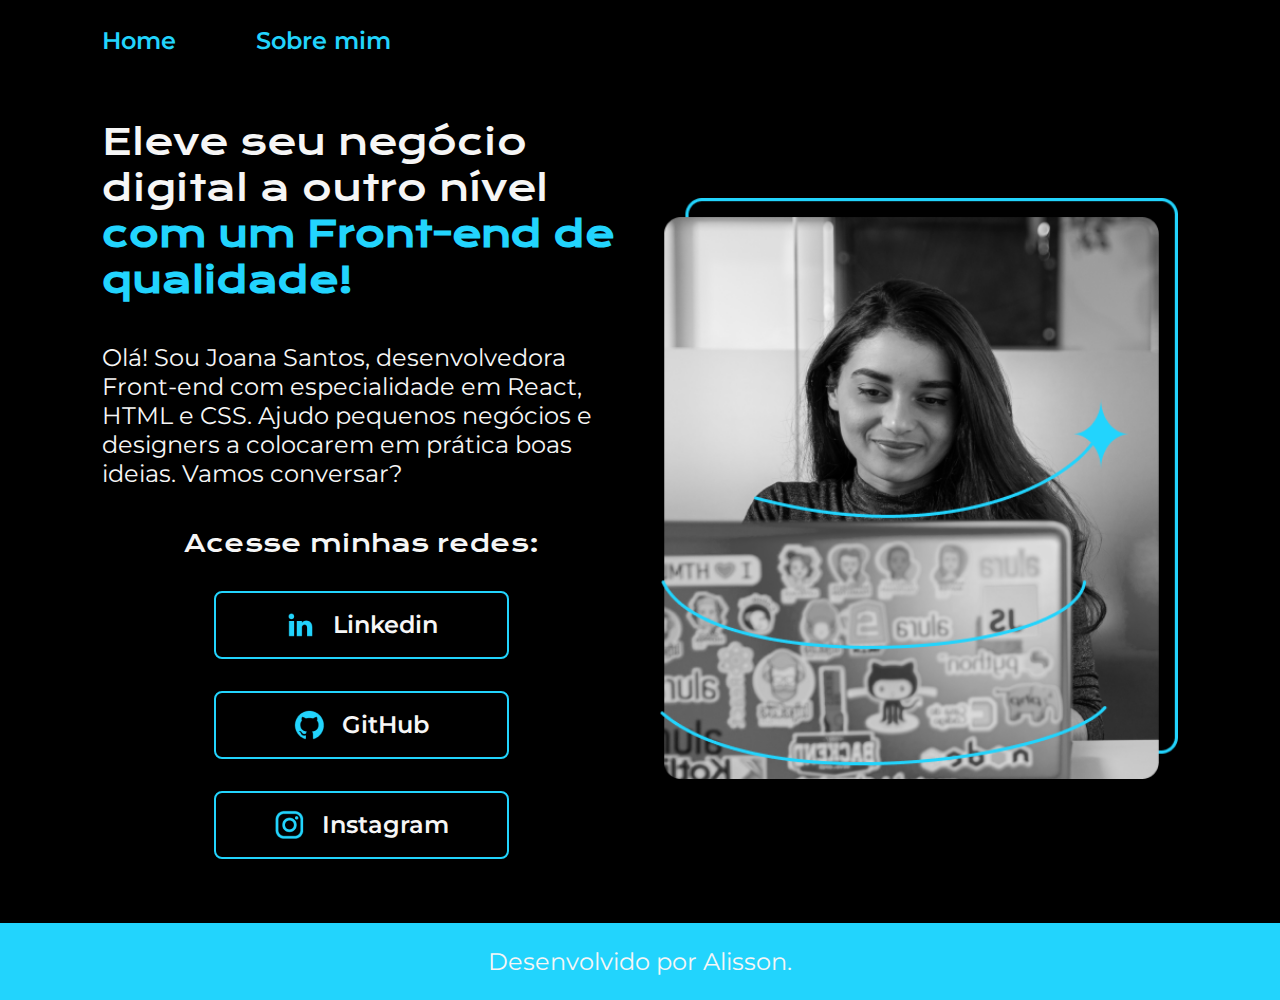
<file: index.html>
<!DOCTYPE html>
<html lang="en">
<head>
    <meta charset="UTF-8">
    <meta name="viewport" content="width=device-width, initial-scale=1.0">
    <title>Document</title>
    <link rel="stylesheet" href="./styles/style.css">
</head>
<body class="apresentacao">
    <header class="cabecalho">
        <nav class="cabecalho__menu">
            <a class="cabecalho__links" href="index.html">Home</a>
            <a class="cabecalho__links" href="about.html">Sobre mim</a>
        </nav>
    </header>
    <main class="apresentacao__menu">
        <section class="apresentacao__conteudo">
            <h1 class="apresentacao__conteudo__titulo">Eleve seu negócio digital a outro nível <strong class="destaque__titulo">com um Front-end de qualidade!</strong></h1>
            <p class="apresentacao__conteudo__texto">Olá! Sou Joana Santos, desenvolvedora Front-end com especialidade em React, HTML e CSS. Ajudo pequenos negócios e designers a colocarem em prática boas ideias. Vamos conversar?</p>
           <div class="apresentacao__link">
                <h2 class="apresentacao__link__paragrafo">Acesse minhas redes:</h2>
                <a class="apresentacao__link__links" href="www.linkedin.com"><img src="./assets/linkedin.png" alt=""> Linkedin</a>
                <a class="apresentacao__link__links" href="www.github.com"><img src="./assets/github.png" alt=""> GitHub</a>
                <a class="apresentacao__link__links" href="www.instagram.com"><img src="./assets/instagram.png" alt=""> Instagram</a>
            </div>    
        </section>
        <img class="apresentacao__imagem" src="./assets/Imagem.png" alt="programadora">
    </main>
    <footer>
        <p class="rodape">Desenvolvido por Alisson.</p>
    </footer>
</body>
</html>
</file>
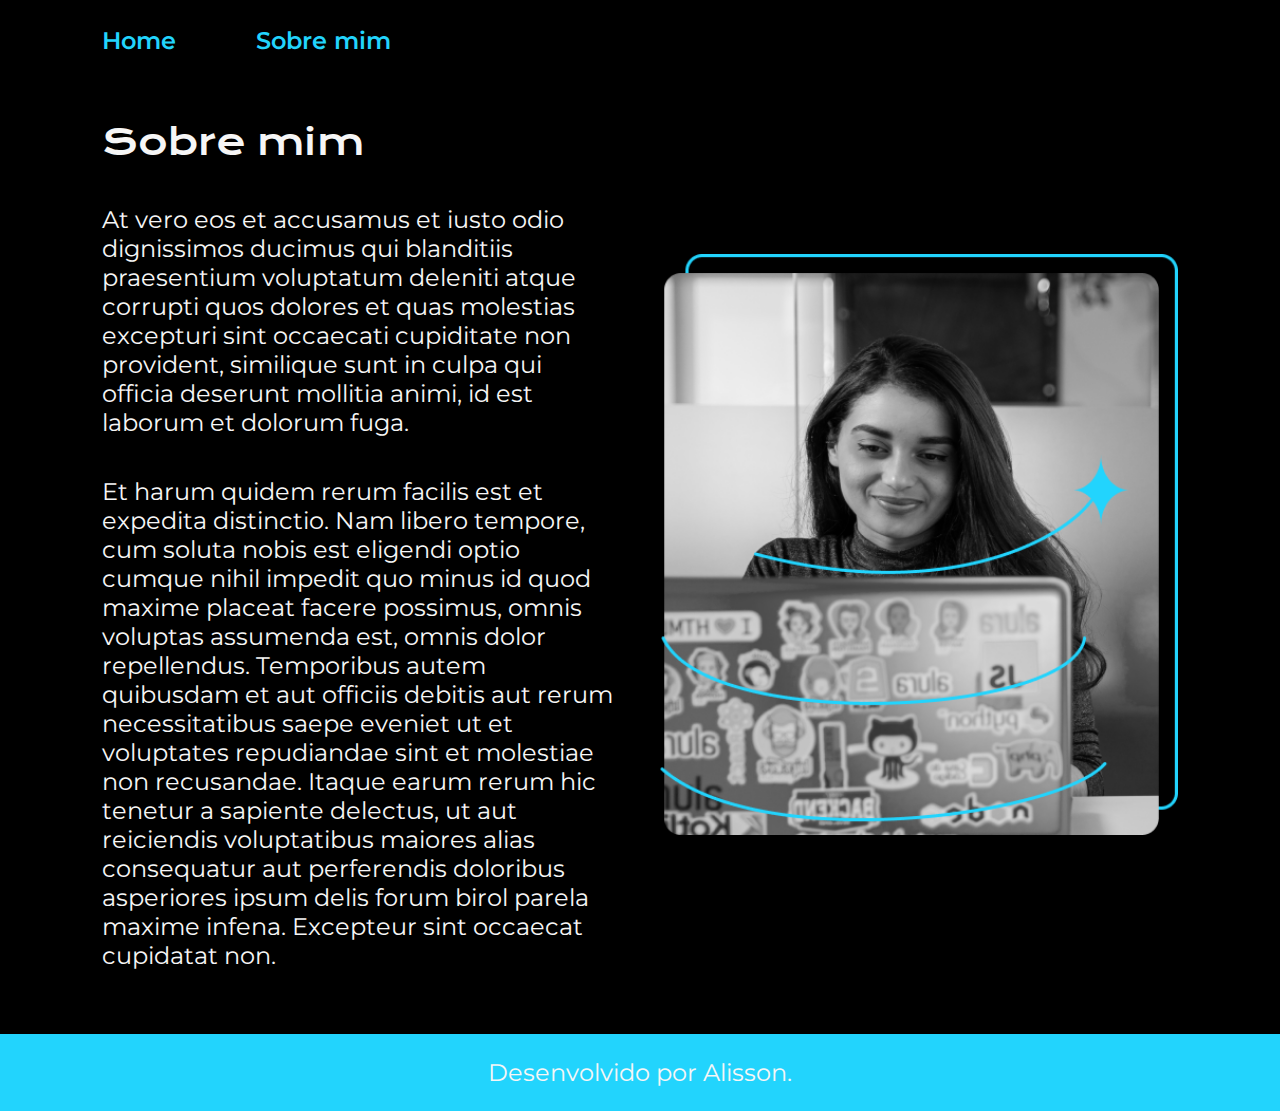
<file: about.html>
<!DOCTYPE html>
<html lang="en">
<head>
    <meta charset="UTF-8">
    <meta name="viewport" content="width=device-width, initial-scale=1.0">
    <title>Document</title>
    <link rel="stylesheet" href="./styles/style.css">
</head>
<body class="apresentacao">
    <header class="cabecalho">
        <nav class="cabecalho__menu">
            <a class="cabecalho__links" href="index.html">Home</a>
            <a class="cabecalho__links" href="about.html">Sobre mim</a>
        </nav>
    </header>
    <main class="apresentacao__menu">
        <section class="apresentacao__conteudo">
            <h1 class="apresentacao__conteudo__titulo">Sobre mim</h1>
            <p class="apresentacao__conteudo__texto">At vero eos et accusamus et iusto odio dignissimos ducimus qui blanditiis praesentium voluptatum deleniti atque corrupti quos dolores et quas molestias excepturi sint occaecati cupiditate non provident, similique sunt in culpa qui officia deserunt mollitia animi, id est laborum et dolorum fuga.</p>
            <p class="apresentacao__conteudo__texto">Et harum quidem rerum facilis est et expedita distinctio. Nam libero tempore, cum soluta nobis est eligendi optio cumque nihil impedit quo minus id quod maxime placeat facere possimus, omnis voluptas assumenda est, omnis dolor repellendus. Temporibus autem quibusdam et aut officiis debitis aut rerum necessitatibus saepe eveniet ut et voluptates repudiandae sint et molestiae non recusandae. Itaque earum rerum hic tenetur a sapiente delectus, ut aut reiciendis voluptatibus maiores alias consequatur aut perferendis doloribus asperiores ipsum delis forum birol parela maxime infena. Excepteur sint occaecat cupidatat non.</p>
        </section>
        <img class="apresentacao__imagem" src="./assets/Imagem.png" alt="programadora">
    </main>
    <footer>
        <p class="rodape">Desenvolvido por Alisson.</p>
    </footer>
</body>
</html>
</file>
<file: styles/style.css>
@import url('https://fonts.googleapis.com/css2?family=Krona+One&family=Montserrat:ital,wght@0,100..900;1,100..900&display=swap');

:root {
    --cor-primaria: #22d4fd;
    --cor-secundaria: #f6f6f6;
    --cor-terceraria: #000000;
}

* {
    padding: 0;
    margin: 0;
}

.cabecalho {
    padding: 2% 0% 0% 8%;
}

.cabecalho__menu {
    display: flex;
    gap: 80px;
}

.cabecalho__links {
    font-family: "Montserrat", sans-serif;
    font-size: 1.5rem;
    font-weight: 600;
    text-decoration: none;
    color: var(--cor-primaria)
}

.apresentacao {
    box-sizing: border-box;
    background-color: var(--cor-terceraria);
    color: var(--cor-secundaria);
}

.apresentacao__menu {
    padding: 5% 8%;
    display: flex;
    justify-content: space-between;
    align-items: center;
    gap: 40px;
}

.apresentacao__conteudo {
    width: 50%;
    display: flex;
    flex-direction: column;    
    gap: 40px;
}

.apresentacao__conteudo__titulo {
    font-family: "Krona One", sans-serif;
    font-size: 2.25rem;
    font-weight: 400;
}

.destaque__titulo {
    color: var(--cor-primaria)
}

.apresentacao__conteudo__texto {
    font-family: "Montserrat", sans-serif;
    font-size: 1.5rem;
}

.apresentacao__link {
    display: flex;
    flex-direction: column;
    align-items: center;
    gap: 32px;
}

.apresentacao__link__paragrafo {
    font-family: "Krona One", sans-serif;
    font-size: 1.5rem;
    font-weight: 400;
}

.apresentacao__link__links {
    display: flex;
    justify-content: center;
    align-items: center;
    gap: 16px;
    padding: 16px;
    border: 2px solid var(--cor-primaria);
    border-radius: 8px;
    width: 50%;
    color: var(--cor-secundaria) ;
    text-decoration: none;
    font-family: "Montserrat", sans-serif;
    font-size: 1.5rem;
    font-weight: 600;
}

.apresentacao__imagem {
    width: 50%;
}

.rodape {
    background-color: var(--cor-primaria);
    color:var (--cor-terceraria);
    padding: 24px;
    text-align: center;
    font-family: "Montserrat", sans-serif;
    font-size: 1.5rem;
    font-weight: 400;
}

@media (max-width: 830px) {
    .apresentacao__menu {
        flex-direction: column-reverse;
        padding: 5%;
    }

    .apresentacao__conteudo {
        width: auto;
    }

    .cabecalho {
        padding: 10%;
    }

    .cabecalho__menu {
        justify-content: center;
    }   

}
</file>
